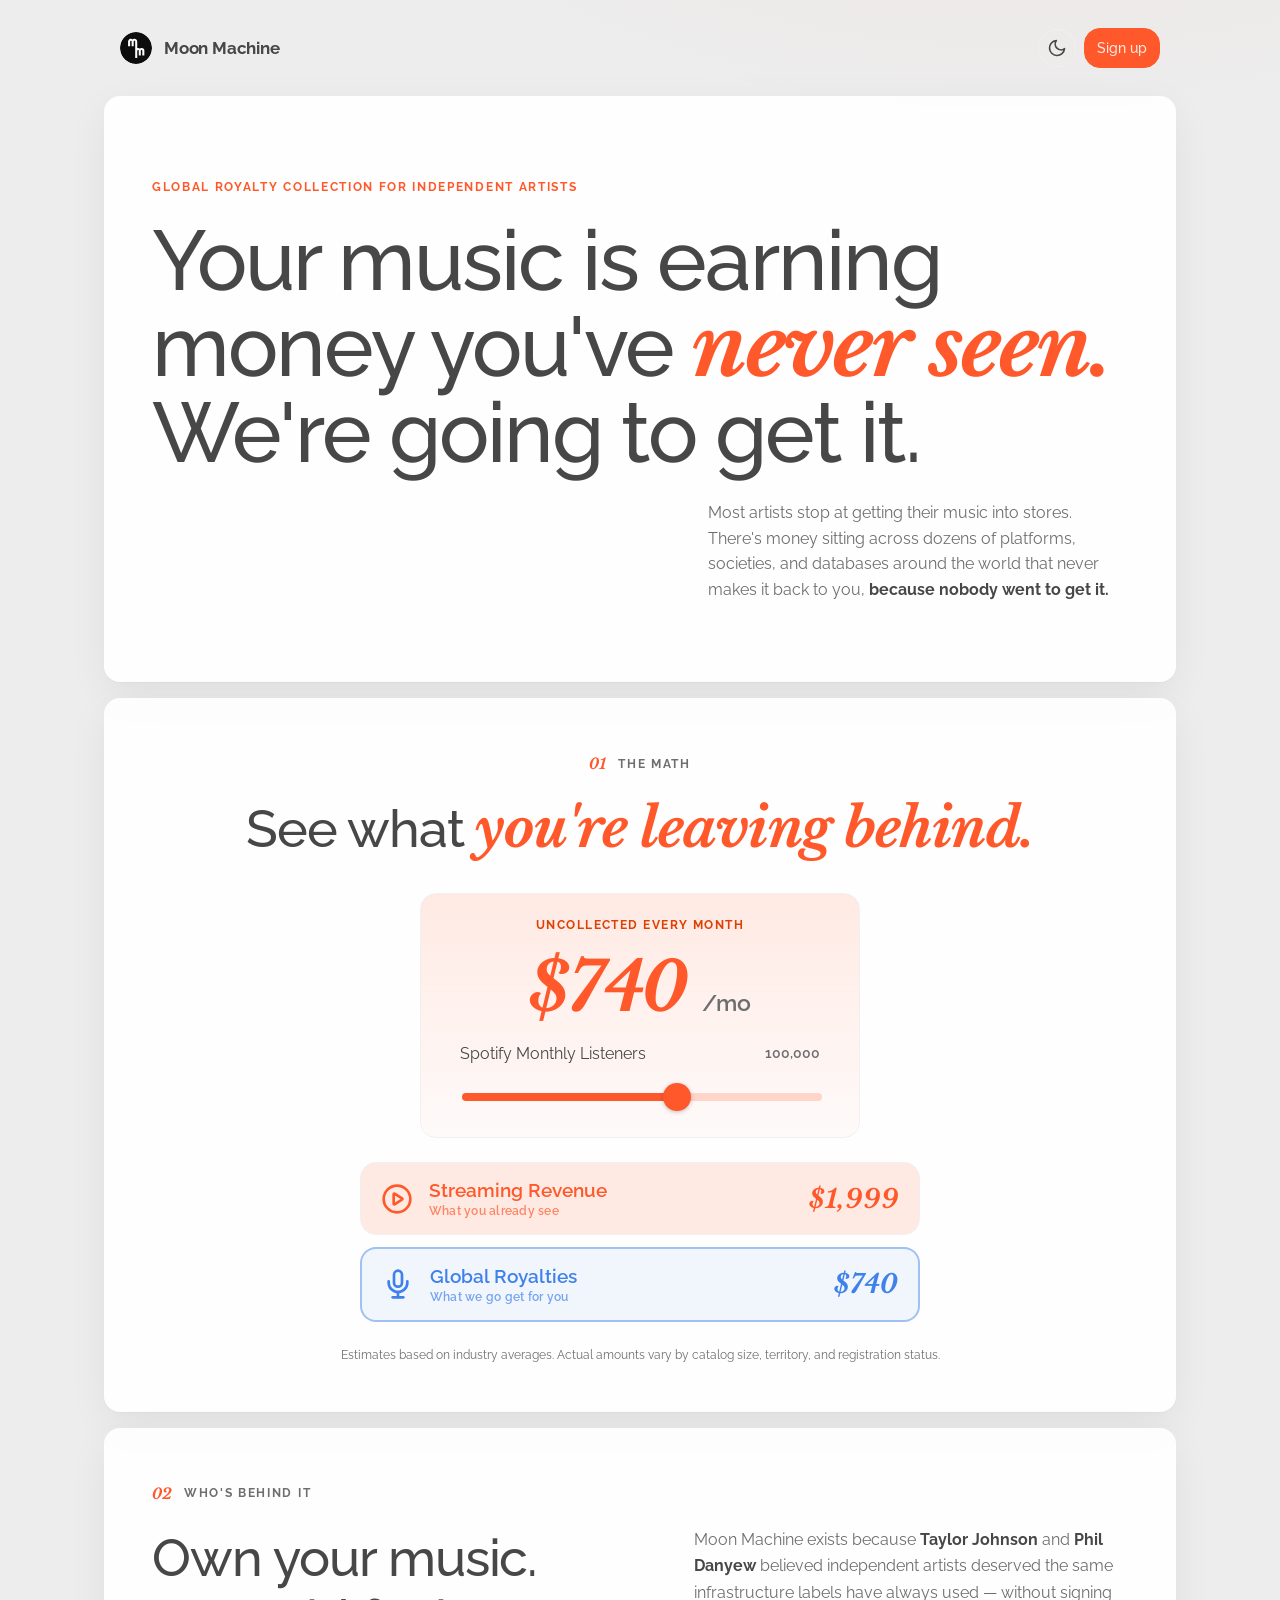
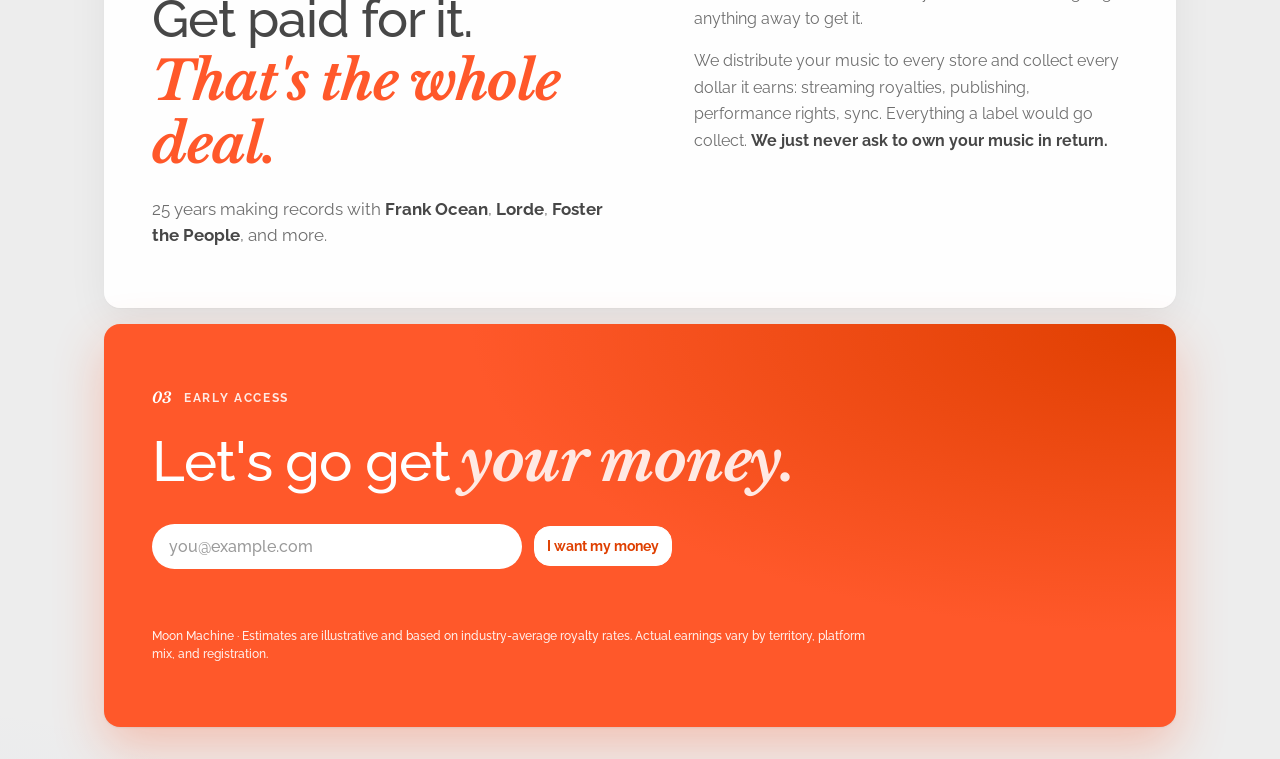
<file: index.html>
<!DOCTYPE html>
<html lang="en">

<head>
  <meta charset="UTF-8" />
  <meta name="viewport" content="width=device-width, initial-scale=1.0" />
  <title>Moon Machine — Collect every royalty you deserve</title>
  <meta name="description"
    content="Most artists only collect streaming revenue. Moon Machine helps you release music and collect every royalty your songs generate globally." />

  <!-- Open Graph -->
  <meta property="og:type" content="website" />
  <meta property="og:site_name" content="Moon Machine" />
  <meta property="og:locale" content="en_US" />
  <meta property="og:title" content="Moon Machine — Collect every royalty you deserve" />
  <meta property="og:description"
    content="Your music is earning money you've never seen. Moon Machine releases your music and collects every royalty it generates worldwide — without ever owning it." />
  <meta property="og:url" content="https://moonmachine.co" />
  <meta property="og:image" content="https://moonmachine.co/assets/og.png" />
  <meta property="og:image:secure_url" content="https://moonmachine.co/assets/og.png" />
  <meta property="og:image:type" content="image/png" />
  <meta property="og:image:width" content="2400" />
  <meta property="og:image:height" content="1260" />
  <meta property="og:image:alt" content="Moon Machine — your music is earning money you've never seen." />

  <!-- Twitter / X (needs its own card tags) -->
  <meta name="twitter:card" content="summary_large_image" />
  <meta name="twitter:title" content="Moon Machine — Collect every royalty you deserve" />
  <meta name="twitter:description"
    content="Your music is earning money you've never seen. We release your music and collect every royalty it generates worldwide — without ever owning it." />
  <meta name="twitter:image" content="https://moonmachine.co/assets/og.png" />
  <meta name="twitter:image:alt" content="Moon Machine — your music is earning money you've never seen." />

  <link rel="icon" type="image/svg+xml" href="assets/favicon.svg" />
  <link rel="icon" type="image/png" href="assets/icon.png" sizes="any" />
  <link rel="apple-touch-icon" href="assets/icon.png" />

  <!-- Fonts -->
  <link rel="preconnect" href="https://fonts.googleapis.com" />
  <link rel="preconnect" href="https://fonts.gstatic.com" crossorigin />
  <link
    href="https://fonts.googleapis.com/css2?family=Libre+Baskerville:ital,wght@0,400;0,700;1,400;1,700&family=Raleway:ital,wght@0,400;0,500;0,600;0,700;1,500;1,600;1,700&display=swap"
    rel="stylesheet" />

  <link rel="stylesheet" href="styles.css" />

  <!-- Hold the content reveal until webfonts are ready, so text never flashes a
       fallback then swaps. Runs before first paint; releases on a safety timeout. -->
  <script>
    (function () {
      var root = document.documentElement;
      // Apply a saved theme choice before first paint so there's no flash.
      // No saved value -> no attribute -> prefers-color-scheme wins.
      try {
        var saved = localStorage.getItem("mm-theme");
        if (saved === "light" || saved === "dark") root.dataset.theme = saved;
      } catch (e) {}
      root.classList.add("fonts-loading");
      function reveal() { root.classList.remove("fonts-loading"); }
      if (document.fonts && document.fonts.load) {
        // Explicitly trigger the above-the-fold faces and wait for them to
        // decode. (document.fonts.ready alone resolves early here, since no
        // element has requested a font yet when this runs in <head>.)
        var loads = [
          document.fonts.load('400 1em "Raleway"'),
          document.fonts.load('500 1em "Raleway"'),
          document.fonts.load('italic 700 1em "Libre Baskerville"')
        ];
        Promise.race([
          Promise.all(loads),
          new Promise(function (r) { setTimeout(r, 2500); })
        ]).then(reveal);
      } else {
        reveal();
      }
    })();
  </script>
</head>

<body>
  <div class="page">
    <!-- Header -->
    <header class="site-header reveal">
      <a class="logo-lockup" href="#" aria-label="Moon Machine home">
        <span class="logo">
          <img src="assets/logo.svg" alt="" width="32" height="32" />
        </span>
        <span class="wordmark">Moon Machine</span>
      </a>
      <nav class="nav">
        <button class="theme-toggle" type="button" aria-label="Toggle dark mode" aria-pressed="false">
          <svg class="icon-moon" width="20" height="20" viewBox="0 0 24 24" fill="none" stroke="currentColor" stroke-width="2" stroke-linecap="round" stroke-linejoin="round" aria-hidden="true">
            <path d="M21 12.79A9 9 0 1 1 11.21 3 7 7 0 0 0 21 12.79z" />
          </svg>
          <svg class="icon-sun" width="20" height="20" viewBox="0 0 24 24" fill="none" stroke="currentColor" stroke-width="2" stroke-linecap="round" stroke-linejoin="round" aria-hidden="true">
            <circle cx="12" cy="12" r="4" />
            <path d="M12 2v2M12 20v2M4.93 4.93l1.41 1.41M17.66 17.66l1.41 1.41M2 12h2M20 12h2M6.34 17.66l-1.41 1.41M19.07 4.93l-1.41 1.41" />
          </svg>
        </button>
        <a class="btn btn-brand" href="#early-access">Sign up</a>
      </nav>
    </header>

    <!-- Hero -->
    <section class="card hero reveal" aria-labelledby="hero-title">
      <p class="eyebrow">Global royalty collection for independent artists</p>
      <h1 id="hero-title" class="hero__title">
        Your music is earning money you've <em>never&nbsp;seen.</em>
        <span class="hero__title-line">We're going to get it.</span>
      </h1>
      <p class="lede hero__lede">
        Most artists stop at getting their music into stores. There's money sitting across dozens of platforms,
        societies, and databases around the world that never makes it back to you,
        <strong>because nobody went to get it.</strong>
      </p>
    </section>

    <!-- Estimator -->
    <section class="card estimator reveal" aria-labelledby="est-title">
      <p class="eyebrow eyebrow--index"><span class="eyebrow__num">01</span> The math</p>
      <h2 id="est-title" class="display estimator__title">
        See what <em>you're leaving behind.</em>
      </h2>

      <div class="est-panel">
        <p class="est-panel__caption">Uncollected every month</p>
        <div class="est-total" id="est-total" aria-live="polite">$740 <span class="est-total__unit">/mo</span></div>
        <div class="slider-field">
          <div class="slider-field__label">
            <span>Spotify Monthly Listeners</span>
            <span class="slider-field__out" id="est-listeners">100,000</span>
          </div>
          <input class="est-slider" type="range" id="est-slider" min="0" max="1000" value="606"
            aria-label="Spotify monthly listeners" aria-describedby="est-listeners" />
        </div>
      </div>

      <ul class="estimate-list">
        <li class="estimate-row" style="--c:#ff582a; --tint:#ffe9e3;">
          <span class="estimate-row__icon" aria-hidden="true">
            <svg viewBox="0 0 24 24" fill="none" stroke="currentColor" stroke-width="2" stroke-linecap="round"
              stroke-linejoin="round">
              <path
                d="m12 22c5.5228 0 10-4.4772 10-10 0-5.52285-4.4772-10-10-10-5.52285 0-10 4.47715-10 10 0 5.5228 4.47715 10 10 10z" />
              <path
                d="m9.5 8.96533c0-.47728 0-.71592.09974-.84915.08692-.11611.21997-.18874.36464-.19908.16602-.01185.36672.11719.76822.37529l4.7206 3.03471c.3484.2239.5226.3359.5827.4783.0526.1244.0526.2648 0 .3892-.0601.1424-.2343.2544-.5827.4783l-4.7206 3.0347c-.4015.2581-.6022.3872-.76822.3753-.14467-.0103-.27772-.083-.36464-.1991-.09974-.1332-.09974-.3718-.09974-.8491z" />
            </svg>
          </span>
          <span class="estimate-row__text">
            <span class="estimate-row__label">Streaming Revenue</span>
            <span class="estimate-row__note">What you already see</span>
          </span>
          <span class="estimate-row__amount" data-rate="0.01999">$2,000</span>
        </li>
        <li class="estimate-row estimate-row--gap" style="--c:#3f81ea; --tint:#f1f6fd;">
          <span class="estimate-row__icon" aria-hidden="true">
            <svg viewBox="0 0 24 24" fill="none" stroke="currentColor" stroke-width="2" stroke-linecap="round"
              stroke-linejoin="round">
              <path d="M12 2a3 3 0 0 0-3 3v6a3 3 0 0 0 6 0V5a3 3 0 0 0-3-3z" />
              <path d="M19 10v1a7 7 0 0 1-14 0v-1" />
              <path d="M12 18v4" />
              <path d="M8 22h8" />
            </svg>
          </span>
          <span class="estimate-row__text">
            <span class="estimate-row__label">Global Royalties</span>
            <span class="estimate-row__note">What we go get for you</span>
          </span>
          <span class="estimate-row__amount" data-total data-rate="0.0074">$740</span>
        </li>
      </ul>

      <p class="fineprint fineprint--center">
        Estimates based on industry averages. Actual amounts vary by catalog size, territory, and registration status.
      </p>
    </section>

    <!-- Founders -->
    <section class="card about reveal" aria-labelledby="about-title">
      <p class="eyebrow eyebrow--index"><span class="eyebrow__num">02</span> Who's behind it</p>
      <div class="about__grid">
        <div class="about__head">
          <h2 id="about-title" class="display about__title">
            Own your music. Get paid for it. <em>That's the whole deal.</em>
          </h2>
          <p class="about__credits">
            25 years making records with
            <strong>Frank Ocean</strong>, <strong>Lorde</strong>, <strong>Foster the People</strong>, and more.
          </p>
        </div>
        <div class="prose">
          <p>
            Moon Machine exists because <strong>Taylor Johnson</strong> and <strong>Phil Danyew</strong> believed
            independent artists deserved the same infrastructure labels have always used — without signing anything
            away to get it.
          </p>
          <p>
            We distribute your music to every store and collect every dollar it earns: streaming royalties, publishing,
            performance rights, sync. Everything a label would go collect. <strong>We just never ask to own your music
            in return.</strong>
          </p>
        </div>
      </div>
    </section>

    <!-- Early access -->
    <section class="card cta reveal" id="early-access" aria-labelledby="early-title">
      <p class="eyebrow eyebrow--index eyebrow--on-brand"><span class="eyebrow__num">03</span> Early access</p>
      <h2 id="early-title" class="display cta__title">Let's go get <em>your money.</em></h2>
      <form class="early__form" id="waitlist-form" novalidate>
        <input class="input input--pill" type="email" name="email" id="waitlist-email" placeholder="you@example.com"
          aria-label="Email" autocomplete="email" required />
        <button class="btn btn-on-brand btn-lg" type="submit">I want my money</button>
      </form>
      <p class="early__status" id="waitlist-status" role="status" aria-live="polite"></p>
      <p class="fineprint fineprint--on-brand">
        Moon Machine · Estimates are illustrative and based on industry-average royalty rates. Actual earnings vary by
        territory, platform mix, and registration.
      </p>
    </section>
  </div>

  <script src="script.js"></script>
</body>

</html>
</file>
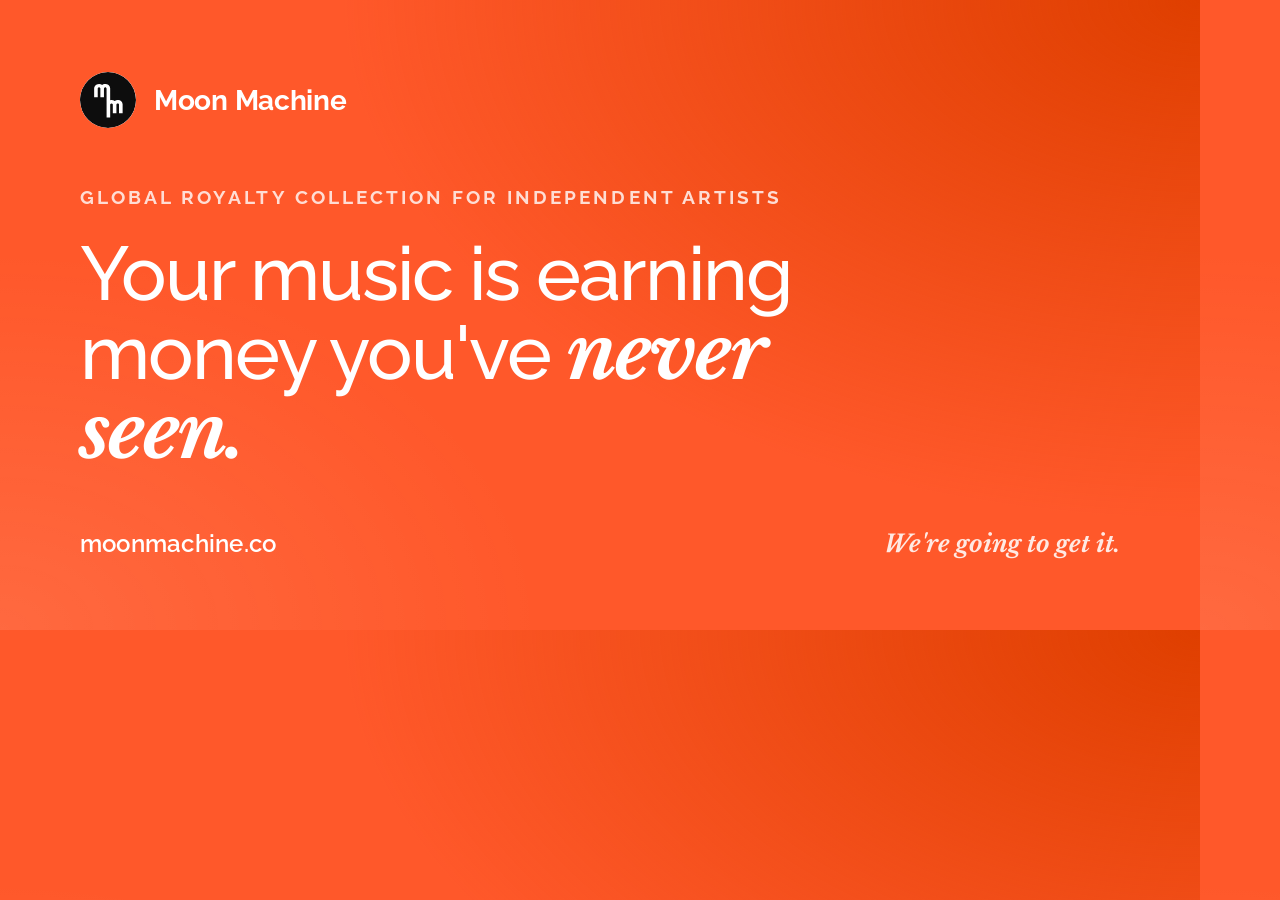
<file: assets/og.html>
<!DOCTYPE html>
<html lang="en">

<head>
  <meta charset="UTF-8" />
  <meta name="viewport" content="width=1200, initial-scale=1" />
  <title>Moon Machine — OG card</title>

  <link rel="preconnect" href="https://fonts.googleapis.com" />
  <link rel="preconnect" href="https://fonts.gstatic.com" crossorigin />
  <link
    href="https://fonts.googleapis.com/css2?family=Libre+Baskerville:ital,wght@0,700;1,700&family=Raleway:wght@500;600;700&display=swap"
    rel="stylesheet" />

  <style>
    /* Mirrors the site's tokens — kept self-contained so the card renders
       identically when screenshotted, independent of styles.css. */
    :root {
      --brand-500: #ff582a;
      --brand-600: #df3f00;
      --cream: #ffe9e3;
      --font-body: "Raleway", system-ui, sans-serif;
      --font-display: "Libre Baskerville", Georgia, serif;
    }
    * { box-sizing: border-box; margin: 0; }

    html, body { width: 1200px; height: 630px; }
    body {
      font-family: var(--font-body);
      color: #fff;
      background: var(--brand-500);
      background-image:
        radial-gradient(130% 150% at 100% 0%, var(--brand-600) 0%, transparent 55%),
        radial-gradient(90% 120% at 0% 100%, rgba(255, 255, 255, 0.10) 0%, transparent 50%);
      -webkit-font-smoothing: antialiased;
      overflow: hidden;
    }

    .card {
      width: 100%;
      height: 100%;
      padding: 72px 80px;
      display: flex;
      flex-direction: column;
      justify-content: space-between;
    }

    /* top: wordmark */
    .brand { display: flex; align-items: center; gap: 18px; }
    .brand__logo {
      width: 56px; height: 56px;
      border-radius: 9999px;
      background: #fff;
      display: flex; align-items: center; justify-content: center;
      overflow: hidden;
    }
    .brand__logo img { width: 56px; height: 56px; display: block; }
    .brand__name { font-size: 28px; font-weight: 700; letter-spacing: -0.3px; }

    /* middle: the statement */
    .body { display: flex; flex-direction: column; gap: 26px; }
    .eyebrow {
      font-size: 19px;
      font-weight: 700;
      letter-spacing: 0.16em;
      text-transform: uppercase;
      color: var(--cream);
      opacity: 0.92;
    }
    .headline {
      font-weight: 500;
      font-size: 76px;
      line-height: 1.04;
      letter-spacing: -2px;
      max-width: 17ch;
    }
    .headline em {
      font-family: var(--font-display);
      font-style: italic;
      font-weight: 700;
      color: #fff;
    }

    /* bottom: url + tag */
    .foot {
      display: flex;
      align-items: center;
      justify-content: space-between;
      font-size: 24px;
      font-weight: 600;
    }
    .foot__url { letter-spacing: 0.01em; }
    .foot__tag {
      font-family: var(--font-display);
      font-style: italic;
      font-weight: 700;
      color: var(--cream);
    }
  </style>
</head>

<body>
  <div class="card">
    <div class="brand">
      <span class="brand__logo"><img src="logo.svg" alt="" width="56" height="56" /></span>
      <span class="brand__name">Moon Machine</span>
    </div>

    <div class="body">
      <p class="eyebrow">Global royalty collection for independent artists</p>
      <h1 class="headline">Your music is earning money you've <em>never seen.</em></h1>
    </div>

    <div class="foot">
      <span class="foot__url">moonmachine.co</span>
      <span class="foot__tag">We're going to get it.</span>
    </div>
  </div>
</body>

</html>
</file>
<file: styles.css>
/* ============================================================
   Moon Machine — landing page
   Tokens mirror the app's SDS design system.
   ============================================================ */

:root {
  /* brand */
  --brand-100: #ffe9e3;
  --brand-200: #ffd4c9;
  --brand-500: #ff582a;
  --brand-600: #df3f00;

  /* category accents */
  --blue-100: #f1f6fd;  --blue-500: #3f81ea;
  --pink-100: #fcf1fd;  --pink-500: #ea3fb8;
  --green-100: #ebffee; --green-500: #14ae5c;

  /* text */
  --text-default: #474747;
  --text-tertiary: #bfbfbf;
  --text-muted: #6e6e6e;
  --text-on-brand: #ffe9e3;
  --text-on-neutral: #f3f3f3;
  --icon-muted: #595959;

  /* surfaces */
  --white: #ffffff;
  --white-800: rgba(255, 255, 255, 0.9);
  --bg-secondary: #f7f7f7;
  --border-secondary: #f0f0f0;
  --canvas: #ededed;

  /* body backdrop wash (toned down in dark) */
  --wash-brand: rgba(255, 88, 42, 0.06);
  --wash-blue: rgba(63, 129, 234, 0.05);

  /* sizing */
  --space-200: 8px;
  --space-300: 12px;
  --space-400: 16px;
  --space-500: 20px;
  --space-600: 24px;
  --radius-400: 16px;
  --radius-full: 9999px;
  --stroke: 1px;
  --card-pad: 48px;   /* shared inner padding for the content cards */

  /* type */
  --font-body: "Raleway", system-ui, sans-serif;
  --font-display: "Libre Baskerville", Georgia, serif;

  /* motion */
  --ease-out: cubic-bezier(0.16, 1, 0.3, 1);
  --shadow-card: 0 1px 2px rgba(20, 20, 20, 0.04), 0 12px 40px rgba(20, 20, 20, 0.06);
}

/* ---------- dark theme ----------
   Brand accents stay; surfaces + text flip. Kept in two selectors so a saved
   choice (data-theme) and the OS setting (prefers-color-scheme, when no choice
   is saved) both apply. Keep the two blocks in sync. */
:root[data-theme="dark"] {
  --text-default: #e8e8e8;
  --text-tertiary: #6b6b6b;
  --text-muted: #9a9a9a;
  --icon-muted: #8a8a8a;

  --white: #1a1c1f;
  --white-800: rgba(26, 28, 31, 0.82);
  --bg-secondary: #202327;
  --border-secondary: rgba(255, 255, 255, 0.08);
  --canvas: #0f1012;

  --wash-brand: rgba(255, 88, 42, 0.10);
  --wash-blue: rgba(63, 129, 234, 0.08);

  --shadow-card: 0 1px 2px rgba(0, 0, 0, 0.4), 0 16px 48px rgba(0, 0, 0, 0.5);
}
@media (prefers-color-scheme: dark) {
  :root:not([data-theme="light"]) {
    --text-default: #e8e8e8;
    --text-tertiary: #6b6b6b;
    --text-muted: #9a9a9a;
    --icon-muted: #8a8a8a;

    --white: #1a1c1f;
    --white-800: rgba(26, 28, 31, 0.82);
    --bg-secondary: #202327;
    --border-secondary: rgba(255, 255, 255, 0.08);
    --canvas: #0f1012;

    --wash-brand: rgba(255, 88, 42, 0.10);
    --wash-blue: rgba(63, 129, 234, 0.08);

    --shadow-card: 0 1px 2px rgba(0, 0, 0, 0.4), 0 16px 48px rgba(0, 0, 0, 0.5);
  }
}

/* ---------- reset ---------- */
*, *::before, *::after { box-sizing: border-box; }
html { -webkit-text-size-adjust: 100%; scroll-behavior: smooth; }
body {
  margin: 0;
  font-family: var(--font-body);
  color: var(--text-default);
  background-color: var(--canvas);
  background-image:
    radial-gradient(1200px 600px at 80% -10%, var(--wash-brand), transparent 60%),
    radial-gradient(900px 500px at -10% 110%, var(--wash-blue), transparent 60%);
  -webkit-font-smoothing: antialiased;
  text-rendering: optimizeLegibility;
}
h1, h2, p { margin: 0; }
ul { margin: 0; padding: 0; list-style: none; }
img { display: block; }
a { text-decoration: none; color: inherit; }
button { font: inherit; color: inherit; cursor: pointer; }

/* ---------- layout ---------- */
.page {
  max-width: 1120px;
  margin: 0 auto;
  padding: 16px 24px 32px;
  display: flex;
  flex-direction: column;
  gap: var(--space-400);
}

.card {
  background: var(--white-800);
  backdrop-filter: blur(4px);
  border-radius: var(--radius-400);
  box-shadow: var(--shadow-card);
}

/* ---------- header ---------- */
.site-header {
  display: flex;
  align-items: center;
  justify-content: space-between;
  padding: var(--space-300) var(--space-400);
}
.logo-lockup { display: inline-flex; align-items: center; gap: var(--space-300); }
.logo {
  width: 32px; height: 32px;
  border-radius: var(--radius-full);
  overflow: hidden;
  display: block;
  flex: 0 0 auto;
  background: #ffffff;
}
.logo img { width: 100%; height: 100%; }
.wordmark {
  font-weight: 700;
  font-size: 17px;
  letter-spacing: -0.2px;
  color: var(--text-default);
}

/* ---------- buttons ---------- */
.btn {
  display: inline-flex;
  align-items: center;
  justify-content: center;
  gap: var(--space-200);
  border-radius: var(--radius-400);
  border: var(--stroke) solid transparent;
  font-weight: 700;
  line-height: 1;
  transition: background-color 0.2s var(--ease-out), transform 0.15s var(--ease-out), box-shadow 0.2s var(--ease-out);
}
.btn-brand {
  background: var(--brand-500);
  border-color: var(--brand-500);
  color: var(--text-on-brand);
  padding: var(--space-300);
  font-size: 14px;
  font-weight: 500;
}
.btn-brand:hover { background: var(--brand-600); border-color: var(--brand-600); transform: translateY(-1px); box-shadow: 0 8px 20px rgba(255, 88, 42, 0.28); }
.btn-brand:active { transform: translateY(0); }
.btn-lg { padding: var(--space-400) var(--space-600); font-size: 16px; font-weight: 700; }
/* inverted button for use on the brand-orange finale card — fixed light colors
   (the card is always orange, so these must not follow the theme). */
.btn-on-brand {
  background: #ffffff;
  border-color: #ffffff;
  color: var(--brand-600);
  padding: var(--space-300);
  font-size: 14px;
  font-weight: 700;
}
.btn-on-brand:hover { transform: translateY(-1px); box-shadow: 0 10px 26px rgba(0, 0, 0, 0.22); }
.btn-on-brand:active { transform: translateY(0); }
.btn-on-brand:focus-visible { outline: 2px solid var(--white); outline-offset: 2px; }

/* ---------- theme toggle ---------- */
.nav { display: flex; align-items: center; gap: var(--space-200); }
.theme-toggle {
  display: inline-flex;
  align-items: center;
  justify-content: center;
  width: 38px;
  height: 38px;
  padding: 0;
  border-radius: var(--radius-full);
  border: var(--stroke) solid var(--border-secondary);
  background: transparent;
  color: var(--text-default);
  transition: background-color 0.2s var(--ease-out), color 0.2s var(--ease-out), transform 0.15s var(--ease-out);
}
.theme-toggle:hover { background: var(--bg-secondary); transform: translateY(-1px); }
.theme-toggle:active { transform: translateY(0); }
.theme-toggle:focus-visible { outline: 2px solid var(--brand-500); outline-offset: 2px; }
/* Show the icon for the mode you'd switch TO: moon in light, sun in dark. */
.theme-toggle .icon-sun { display: none; }
.theme-toggle .icon-moon { display: block; }
:root[data-theme="dark"] .theme-toggle .icon-moon { display: none; }
:root[data-theme="dark"] .theme-toggle .icon-sun { display: block; }
@media (prefers-color-scheme: dark) {
  :root:not([data-theme="light"]) .theme-toggle .icon-moon { display: none; }
  :root:not([data-theme="light"]) .theme-toggle .icon-sun { display: block; }
}

/* ---------- display type ---------- */
.display {
  font-family: var(--font-body);
  font-weight: 500;
  font-size: clamp(38px, 5vw, 52px);
  line-height: 1.18;
  letter-spacing: -1.04px;
  color: var(--text-default);
}
.display em {
  font-family: var(--font-display);
  font-style: italic;
  font-weight: 700;
  color: var(--brand-500);
  font-size: 1.04em;
}
.display--center { text-align: center; }

/* ---------- eyebrow / section label ----------
   Small tracked label that gives each card an editorial header + index. */
.eyebrow {
  font-size: 12px;
  font-weight: 700;
  letter-spacing: 0.14em;
  text-transform: uppercase;
  color: var(--text-muted);
}
.eyebrow--index {
  display: inline-flex;
  align-items: center;
  gap: var(--space-300);
}
.eyebrow__num {
  color: var(--brand-500);
  font-family: var(--font-display);
  font-style: italic;
  font-weight: 700;
  font-size: 15px;
  letter-spacing: 0;
}
.eyebrow--on-brand { color: var(--text-on-brand); }
.eyebrow--on-brand .eyebrow__num { color: var(--white); }

/* ============================================================
   HERO  (oversized editorial statement)
   ============================================================ */
.hero {
  display: grid;
  grid-template-columns: repeat(12, 1fr);
  row-gap: var(--space-600);
  column-gap: var(--space-500);
  padding: clamp(40px, 7vw, 84px) var(--card-pad) clamp(44px, 7vw, 80px);
  align-items: end;
}
.hero .eyebrow { grid-column: 1 / -1; color: var(--brand-500); }
.hero__title {
  grid-column: 1 / -1;
  margin: 0;
  font-family: var(--font-body);
  font-weight: 500;
  font-size: clamp(40px, 8vw, 84px);
  line-height: 1.02;
  letter-spacing: -2px;
  color: var(--text-default);
}
.hero__title em {
  font-family: var(--font-display);
  font-style: italic;
  font-weight: 700;
  color: var(--brand-500);
}
.hero__title-line { display: block; }
/* lede offset to the right so the headline's open space reads as composed */
.hero__lede {
  grid-column: 6 / -1;
  justify-self: end;
  max-width: 42ch;
}
.lede {
  font-size: 16px;
  line-height: 1.6;
  color: var(--text-muted);
}
.lede strong { font-weight: 700; color: var(--text-default); }

/* ============================================================
   ESTIMATOR
   ============================================================ */
.estimator {
  padding: clamp(36px, 5vw, 56px) var(--card-pad) var(--card-pad);
  display: flex;
  flex-direction: column;
  align-items: center;
  gap: var(--space-600);
}
.estimator__title { text-align: center; }

/* the stat + slider read as one instrument on an inset panel */
.est-panel {
  width: 100%;
  max-width: 440px;
  display: flex;
  flex-direction: column;
  align-items: center;
  gap: var(--space-500);
  padding: var(--space-600) var(--space-500) var(--space-500);
  margin-top: var(--space-200);
  border: var(--stroke) solid var(--border-secondary);
  border-radius: var(--radius-400);
  background: linear-gradient(180deg, var(--brand-100) 0%, transparent 120%);
}
:root[data-theme="dark"] .est-panel {
  background: linear-gradient(180deg, color-mix(in srgb, var(--brand-500) 14%, var(--white)) 0%, var(--white) 120%);
}
@media (prefers-color-scheme: dark) {
  :root:not([data-theme="light"]) .est-panel {
    background: linear-gradient(180deg, color-mix(in srgb, var(--brand-500) 14%, var(--white)) 0%, var(--white) 120%);
  }
}
.est-panel__caption {
  font-size: 12px;
  font-weight: 700;
  letter-spacing: 0.12em;
  text-transform: uppercase;
  color: var(--brand-600);
}
.est-total {
  font-family: var(--font-display);
  font-style: italic;
  font-weight: 700;
  font-size: clamp(48px, 7vw, 68px);
  line-height: 1.04;
  letter-spacing: -1.5px;
  color: var(--brand-500);
  text-align: center;
  font-variant-numeric: tabular-nums;
}
.est-total__unit {
  font-style: normal;
  font-family: var(--font-body);
  font-weight: 600;
  font-size: 0.34em;
  letter-spacing: 0;
  color: var(--text-muted);
}

.input {
  font-family: var(--font-body);
  font-size: 16px;
  font-weight: 500;
  color: var(--text-default);
  background: var(--white);
  border: var(--stroke) solid var(--border-secondary);
  padding: var(--space-300) var(--space-400);
  width: 100%;
}
.input::placeholder { color: var(--text-tertiary); }
.input:focus-visible { outline: 2px solid var(--brand-500); outline-offset: 2px; }
.input--pill { border-radius: var(--radius-full); max-width: 430px; }

/* slider */
.slider-field {
  display: flex;
  flex-direction: column;
  gap: var(--space-300);
  width: 100%;
  max-width: 360px;
  margin-inline: auto;
}
.slider-field__label {
  display: flex;
  justify-content: space-between;
  align-items: center;
  font-size: 16px;
  line-height: 1.4;
  color: var(--text-default);
}
.slider-field__out { font-size: 14px; font-weight: 600; color: var(--text-muted); font-variant-numeric: tabular-nums; }

.est-slider {
  -webkit-appearance: none;
  appearance: none;
  width: 100%;
  /* Tall transparent input = wide finger hit area; the visible 8px track is
     painted on the ::track pseudo-elements so the thumb stays centered. */
  height: 36px;
  background: transparent;
  touch-action: none;
  cursor: pointer;
}
.est-slider::-webkit-slider-runnable-track {
  height: 8px;
  border-radius: var(--radius-full);
  background-image: linear-gradient(
    to right,
    var(--brand-500) 0 var(--pct, 23%),
    var(--brand-200) var(--pct, 23%) 100%
  );
}
.est-slider::-moz-range-track {
  height: 8px;
  border-radius: var(--radius-full);
  background-image: linear-gradient(
    to right,
    var(--brand-500) 0 var(--pct, 23%),
    var(--brand-200) var(--pct, 23%) 100%
  );
}
.est-slider::-webkit-slider-thumb {
  -webkit-appearance: none;
  appearance: none;
  width: 28px;
  height: 28px;
  /* center the 28px thumb on the 8px track: (8 - 28) / 2 */
  margin-top: -10px;
  border-radius: var(--radius-full);
  background: var(--brand-500);
  border: none;
  box-shadow: 0 1px 4px rgba(20, 20, 20, 0.25);
}
.est-slider::-moz-range-thumb {
  width: 28px;
  height: 28px;
  border-radius: var(--radius-full);
  background: var(--brand-500);
  border: none;
  box-shadow: 0 1px 4px rgba(20, 20, 20, 0.25);
}
.est-slider:focus-visible { outline: 2px solid var(--brand-500); outline-offset: 4px; }

.estimate-list {
  display: flex;
  flex-direction: column;
  gap: var(--space-300);
  width: 100%;
  max-width: 560px;
}
.estimate-row {
  display: flex;
  align-items: center;
  gap: var(--space-400);
  padding: var(--space-400) var(--space-500);
  border-radius: var(--radius-400);
  border: var(--stroke) solid var(--border-secondary);
  background: var(--tint);
  color: var(--c);
}
/* the "gap" row (what you're missing) gets a stronger ring to draw the eye */
.estimate-row--gap { border-color: color-mix(in srgb, var(--c) 45%, transparent); border-width: 2px; }
/* Dark: the row tints come from inline light hex (data-tint / --tint), so
   rebuild the background from the accent over the dark surface — keeps each
   category's color without the bright light fill. */
:root[data-theme="dark"] .estimate-row {
  background: color-mix(in srgb, var(--c) 18%, var(--white));
  border-color: color-mix(in srgb, var(--c) 24%, transparent);
}
@media (prefers-color-scheme: dark) {
  :root:not([data-theme="light"]) .estimate-row {
    background: color-mix(in srgb, var(--c) 18%, var(--white));
    border-color: color-mix(in srgb, var(--c) 24%, transparent);
  }
}

.estimate-row__icon { flex: 0 0 32px; width: 32px; height: 32px; }
.estimate-row__icon svg { width: 100%; height: 100%; }
.estimate-row__text { display: flex; flex-direction: column; gap: 2px; min-width: 0; }
.estimate-row__label { font-size: 19px; font-weight: 600; line-height: 1.2; }
.estimate-row__note {
  font-size: 12px;
  font-weight: 600;
  letter-spacing: 0.02em;
  color: var(--c);
  opacity: 0.7;
}
.estimate-row__amount {
  margin-left: auto;
  font-family: var(--font-display);
  font-style: italic;
  font-weight: 700;
  font-size: 26px;
  font-variant-numeric: tabular-nums;
}

/* ============================================================
   FOUNDERS  (credibility-led, asymmetric two column)
   ============================================================ */
.about {
  display: flex;
  flex-direction: column;
  gap: var(--space-600);
  padding: clamp(36px, 5vw, 56px) var(--card-pad) clamp(40px, 5vw, 60px);
}
.about__grid {
  display: grid;
  grid-template-columns: 1.1fr 1fr;
  gap: clamp(28px, 5vw, 64px);
  align-items: start;
}
.about__head { display: flex; flex-direction: column; gap: var(--space-500); }
.about__title { margin: 0; }
.about__credits {
  font-size: 17px;
  line-height: 1.5;
  color: var(--text-muted);
}
.about__credits strong { font-weight: 700; color: var(--text-default); }
.prose { display: flex; flex-direction: column; gap: var(--space-400); max-width: 52ch; }
.prose p { font-size: 16px; line-height: 1.65; color: var(--text-muted); }
.prose strong { font-weight: 700; color: var(--text-default); }

/* ============================================================
   EARLY ACCESS  (brand-orange finale)
   ============================================================ */
.cta {
  display: flex;
  flex-direction: column;
  align-items: flex-start;
  gap: var(--space-500);
  padding: clamp(40px, 6vw, 64px) var(--card-pad);
  scroll-margin-top: 28px;
  background: var(--brand-500);
  background-image: radial-gradient(120% 140% at 100% 0%, var(--brand-600) 0%, transparent 55%);
  box-shadow: 0 1px 2px rgba(20, 20, 20, 0.06), 0 20px 50px rgba(255, 88, 42, 0.30);
  color: var(--text-on-brand);
}
.cta__title { color: var(--white); margin: 0; }
.cta__title em { color: var(--text-on-brand); }
.cta__title { font-size: clamp(34px, 5vw, 56px); }
.early__form {
  display: flex;
  align-items: center;
  gap: var(--space-300);
  width: 100%;
  max-width: 520px;
  margin-top: var(--space-200);
}
.cta .input--pill {
  background: #ffffff;
  border-color: transparent;
  color: #23201f;
}
.cta .input--pill::placeholder { color: #9a9a9a; }
.cta .input--pill:focus-visible { outline: 2px solid var(--white); outline-offset: 2px; }
.early__form .input--pill { flex: 1 1 auto; max-width: none; }
.early__form .btn { flex: 0 0 auto; white-space: nowrap; }
.early__status {
  min-height: 18px;
  font-size: 14px;
  font-weight: 600;
}
.cta .early__status { color: var(--white); }
.early__status.is-ok { color: var(--green-500); }
.early__status.is-error { color: var(--brand-600); }
.cta .early__status.is-ok,
.cta .early__status.is-error { color: var(--white); }

.fineprint {
  font-size: 12px;
  line-height: 1.5;
  color: var(--text-muted);
  max-width: 720px;
}
.fineprint--center { text-align: center; margin-inline: auto; }
.fineprint--on-brand { color: rgba(255, 255, 255, 0.92); font-weight: 500; }

/* ============================================================
   MOTION — staggered load reveal
   ============================================================ */
.reveal {
  opacity: 0;
  transform: translateY(16px);
  animation: reveal 0.7s var(--ease-out) forwards;
}
/* Hold the load reveal until webfonts are ready, so text never paints in a
   fallback and swaps. Released by the inline script in <head> (or its timeout). */
html.fonts-loading .reveal { animation-play-state: paused; }
.site-header { animation-delay: 0.02s; }
.hero { animation-delay: 0.1s; }
.estimator { animation-delay: 0.2s; }
.about { animation-delay: 0.3s; }
.cta { animation-delay: 0.4s; }
@keyframes reveal { to { opacity: 1; transform: none; } }

/* ============================================================
   RESPONSIVE
   ============================================================ */
@media (max-width: 860px) {
  .about__grid { grid-template-columns: 1fr; gap: var(--space-600); }
  .hero__lede { grid-column: 1 / -1; justify-self: start; }
}
@media (max-width: 768px) {
  :root { --card-pad: 28px; }
}
@media (max-width: 640px) {
  .page { padding: 14px; gap: var(--space-300); }
  .hero__title { letter-spacing: -1px; }
  .estimate-row__label { font-size: 17px; }
  .estimate-row__amount { font-size: 22px; }
  .early__form { flex-direction: column; max-width: 100%; }
  .early__form .input--pill { width: 100%; }
  .early__form .btn { width: 100%; }
}

@media (prefers-reduced-motion: reduce) {
  html { scroll-behavior: auto; }
  .reveal { animation: none; opacity: 1; transform: none; }
  .btn { transition: background-color 0.2s, color 0.2s; }
}
</file>
